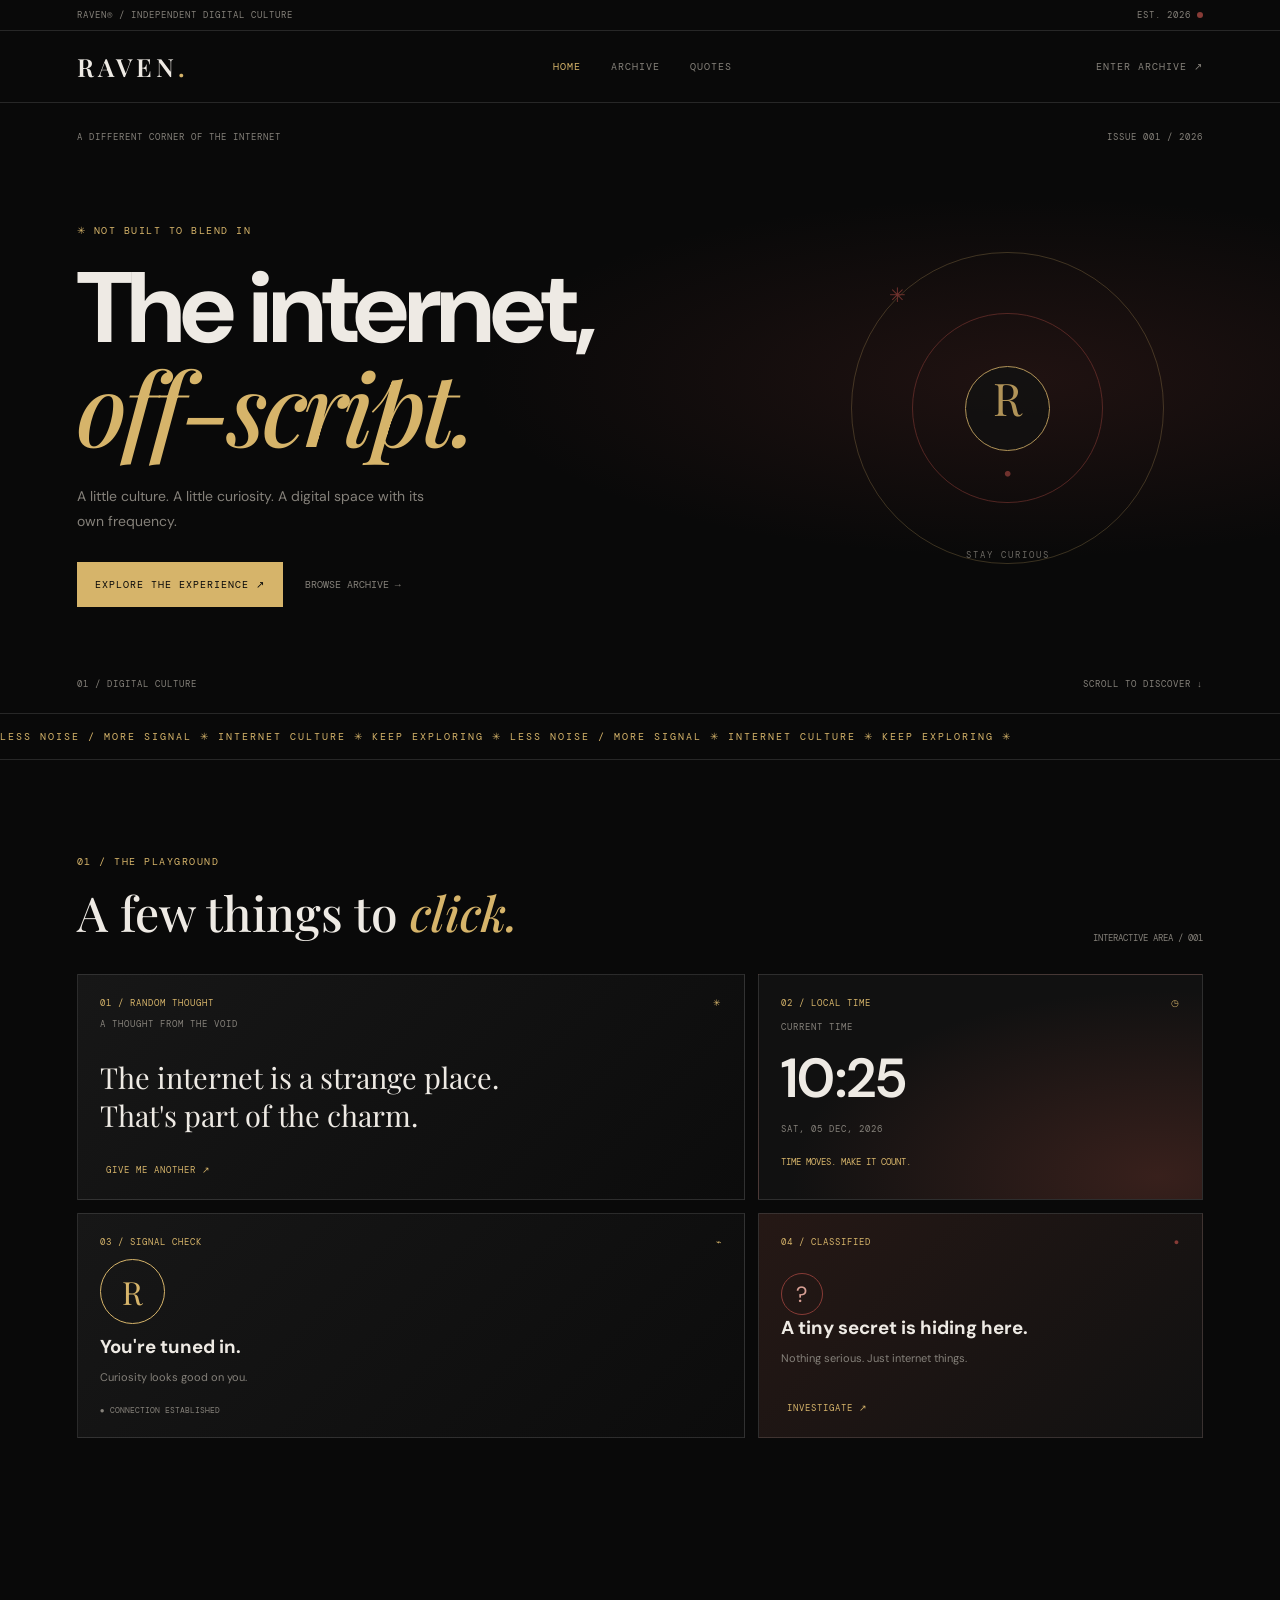
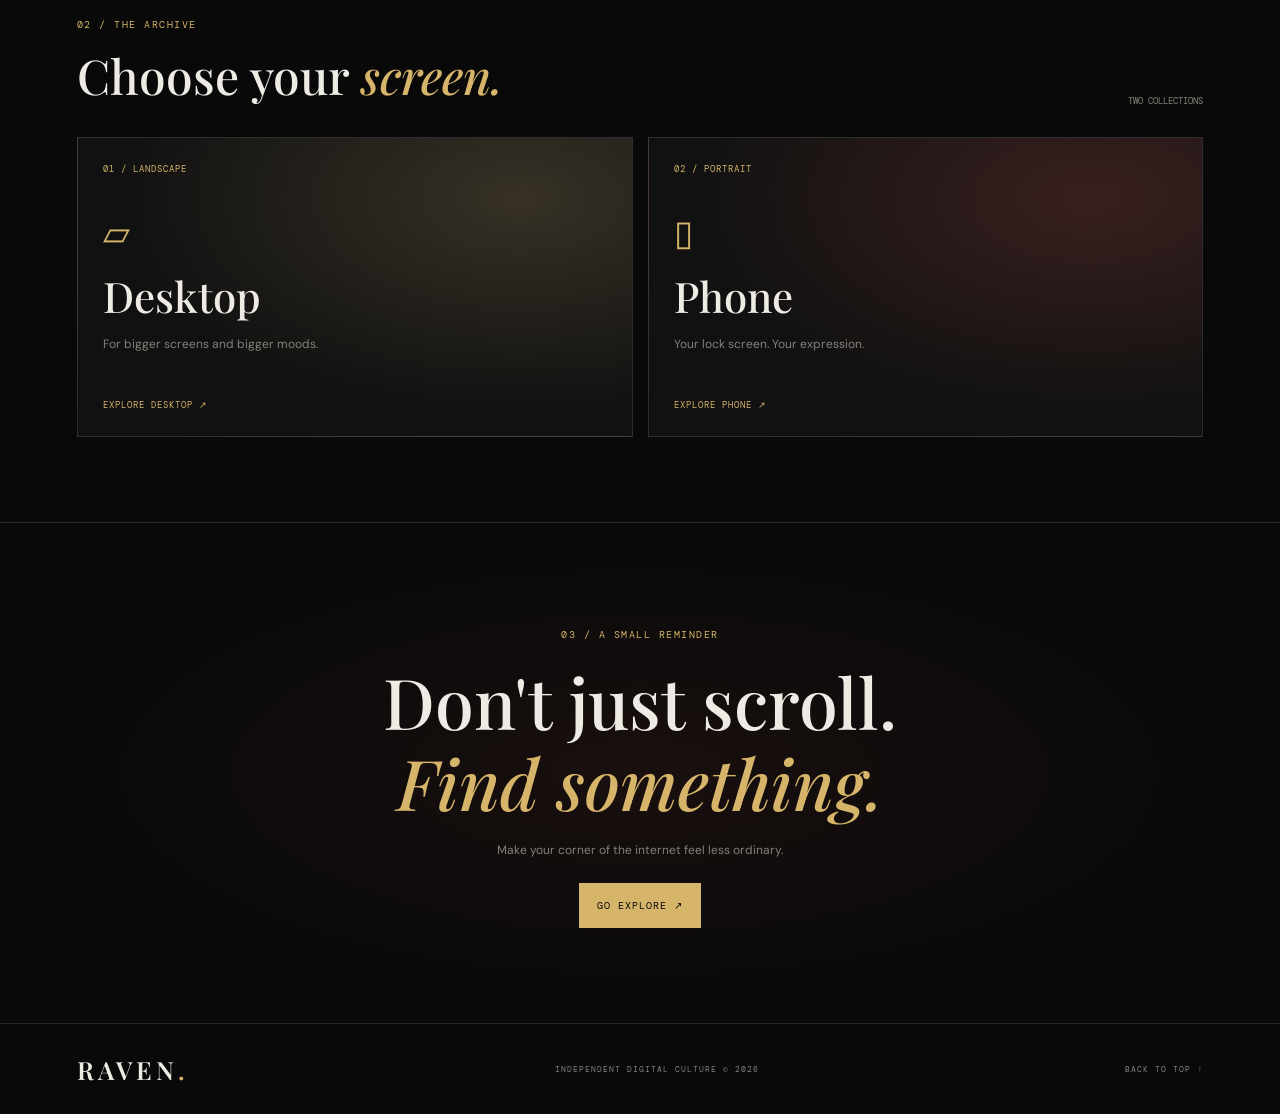
<file: index.html>
<!DOCTYPE html>
<html lang="en">
<head>
<meta charset="UTF-8">
<meta name="viewport" content="width=device-width, initial-scale=1">
<meta name="theme-color" content="#090909">
<title>RAVEN — Digital Culture</title>
<link rel="stylesheet" href="style.css">
<script src="wallpapers.js" defer></script>
<script src="app.js" defer></script>
</head>
<body data-page="home">

<div class="topline">
  <span>RAVEN® / INDEPENDENT DIGITAL CULTURE</span>
  <span>EST. 2026 <i class="dot"></i></span>
</div>

<header>
  <a class="logo" href="index.html">RAVEN<span>.</span></a>
  <button class="menu-toggle" aria-label="Toggle menu">☰</button>
  <nav id="nav">
    <a class="active" href="index.html">HOME</a>
    <a href="archive.html">ARCHIVE</a>
    <a href="archive.html?type=phone&category=Quotes">QUOTES</a>
  </nav>
  <a class="header-link" href="archive.html">ENTER ARCHIVE ↗</a>
</header>

<main>
  <section class="hero">
    <div class="hero-meta">
      <span>A DIFFERENT CORNER OF THE INTERNET</span>
      <span>ISSUE 001 / 2026</span>
    </div>

    <div class="hero-content">
      <p class="eyebrow">✳ NOT BUILT TO BLEND IN</p>
      <h1>The internet,<br><em>off-script.</em></h1>
      <p class="hero-description">
        A little culture. A little curiosity.
        A digital space with its own frequency.
      </p>
      <div class="hero-actions">
        <a class="gold-button" href="#discover">EXPLORE THE EXPERIENCE ↗</a>
        <a class="simple-link" href="archive.html">BROWSE ARCHIVE →</a>
      </div>
    </div>

    <div class="hero-art" aria-hidden="true">
      <div class="orbit orbit-one"></div>
      <div class="orbit orbit-two"></div>
      <div class="orbit-core">R<span>.</span></div>
      <span class="art-label">STAY CURIOUS</span>
      <span class="art-cross">✳</span>
    </div>

    <div class="hero-bottom">
      <span>01 / DIGITAL CULTURE</span>
      <a href="#discover">SCROLL TO DISCOVER ↓</a>
    </div>
  </section>

  <div class="ticker">
    <div>
      LESS NOISE / MORE SIGNAL ✳ INTERNET CULTURE ✳
      KEEP EXPLORING ✳ LESS NOISE / MORE SIGNAL ✳
      INTERNET CULTURE ✳ KEEP EXPLORING ✳
    </div>
  </div>

  <section class="section" id="discover">
    <div class="section-heading">
      <div>
        <p class="eyebrow">01 / THE PLAYGROUND</p>
        <h2>A few things to <em>click.</em></h2>
      </div>
      <span class="section-note">INTERACTIVE AREA / 001</span>
    </div>

    <div class="play-grid">
      <article class="play-card thought-card">
        <div class="card-top">01 / RANDOM THOUGHT <span>✳</span></div>
        <div>
          <p class="micro">A THOUGHT FROM THE VOID</p>
          <h3 id="thought">The internet is a strange place. That's part of the charm.</h3>
        </div>
        <button id="new-thought">GIVE ME ANOTHER ↗</button>
      </article>

      <article class="play-card clock-card">
        <div class="card-top">02 / LOCAL TIME <span>◷</span></div>
        <div>
          <p class="micro">CURRENT TIME</p>
          <div class="clock" id="clock">--:--</div>
          <p class="micro" id="clock-date">LOADING</p>
        </div>
        <p class="gold-text">TIME MOVES. MAKE IT COUNT.</p>
      </article>

      <article class="play-card signal-card">
        <div class="card-top">03 / SIGNAL CHECK <span>⌁</span></div>
        <div class="signal-icon">R</div>
        <div>
          <h3>You're tuned in.</h3>
          <p>Curiosity looks good on you.</p>
        </div>
        <span class="signal-status">● CONNECTION ESTABLISHED</span>
      </article>

      <article class="play-card secret-card">
        <div class="card-top">04 / CLASSIFIED <span class="red">●</span></div>
        <div>
          <div class="question">?</div>
          <h3>A tiny secret is hiding here.</h3>
          <p>Nothing serious. Just internet things.</p>
        </div>
        <button id="secret-button">INVESTIGATE ↗</button>
      </article>
    </div>
  </section>

  <section class="section collections">
    <div class="section-heading">
      <div>
        <p class="eyebrow">02 / THE ARCHIVE</p>
        <h2>Choose your <em>screen.</em></h2>
      </div>
      <span class="section-note">TWO COLLECTIONS</span>
    </div>

    <div class="collection-grid">
      <a class="collection-card desktop-card" href="archive.html?type=desktop">
        <span class="collection-number">01 / LANDSCAPE</span>
        <div>
          <span class="collection-icon">▱</span>
          <h3>Desktop</h3>
          <p>For bigger screens and bigger moods.</p>
        </div>
        <span class="collection-bottom">EXPLORE DESKTOP ↗</span>
      </a>

      <a class="collection-card phone-card" href="archive.html?type=phone">
        <span class="collection-number">02 / PORTRAIT</span>
        <div>
          <span class="collection-icon">▯</span>
          <h3>Phone</h3>
          <p>Your lock screen. Your expression.</p>
        </div>
        <span class="collection-bottom">EXPLORE PHONE ↗</span>
      </a>
    </div>
  </section>

  <section class="closing">
    <p class="eyebrow">03 / A SMALL REMINDER</p>
    <h2>Don't just scroll.<br><em>Find something.</em></h2>
    <p>Make your corner of the internet feel less ordinary.</p>
    <a class="gold-button" href="archive.html">GO EXPLORE ↗</a>
  </section>
</main>

<footer>
  <a class="logo" href="index.html">RAVEN<span>.</span></a>
  <p>INDEPENDENT DIGITAL CULTURE © <span data-year></span></p>
  <a href="#top">BACK TO TOP ↑</a>
</footer>

<div id="toast" class="toast"></div>
</body>
</html>
</file>
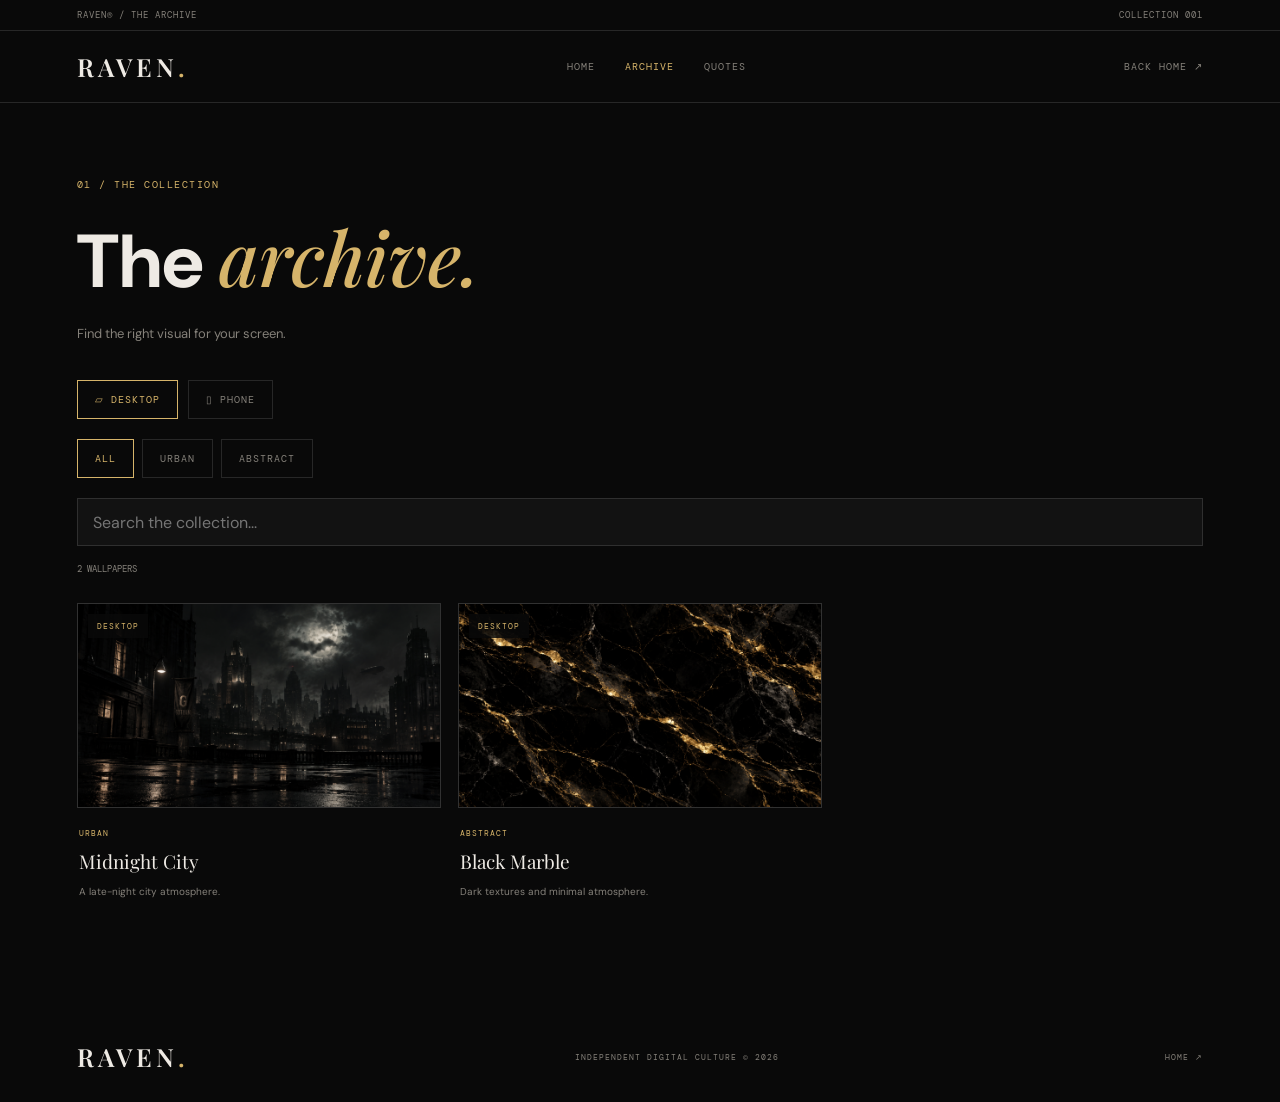
<file: archive.html>
<!DOCTYPE html>
<html lang="en">
<head>
<meta charset="UTF-8">
<meta name="viewport" content="width=device-width, initial-scale=1">
<meta name="theme-color" content="#090909">
<title>RAVEN — Archive</title>
<link rel="stylesheet" href="style.css">
<script src="wallpapers.js" defer></script>
<script src="app.js" defer></script>
</head>
<body data-page="archive">

<div class="topline">
  <span>RAVEN® / THE ARCHIVE</span>
  <span>COLLECTION 001</span>
</div>

<header>
  <a class="logo" href="index.html">RAVEN<span>.</span></a>
  <button class="menu-toggle" aria-label="Toggle menu">☰</button>
  <nav id="nav">
    <a href="index.html">HOME</a>
    <a class="active" href="archive.html">ARCHIVE</a>
    <a href="archive.html?type=phone&category=Quotes">QUOTES</a>
  </nav>
  <a class="header-link" href="index.html">BACK HOME ↗</a>
</header>

<main class="archive-page">
  <section class="archive-intro">
    <p class="eyebrow">01 / THE COLLECTION</p>
    <h1>The <em>archive.</em></h1>
    <p>Find the right visual for your screen.</p>
  </section>

  <section class="archive-controls">
    <div class="type-tabs">
      <button data-type="desktop">▱ DESKTOP</button>
      <button data-type="phone">▯ PHONE</button>
    </div>

    <div class="subcategory-row" id="subcategories"></div>

    <input
      type="search"
      id="search"
      placeholder="Search the collection..."
      aria-label="Search wallpapers"
    >

    <p class="result-count" id="result-count"></p>
  </section>

  <section class="wallpaper-grid" id="wallpaper-grid"></section>

  <section class="empty-state" id="empty-state" hidden>
    <p class="eyebrow">404 / NO MATCH</p>
    <h2>Nothing in this corner.</h2>
    <p>Try another category or search.</p>
  </section>
</main>

<footer>
  <a class="logo" href="index.html">RAVEN<span>.</span></a>
  <p>INDEPENDENT DIGITAL CULTURE © <span data-year></span></p>
  <a href="index.html">HOME ↗</a>
</footer>

<div id="toast" class="toast"></div>
</body>
</html>
</file>
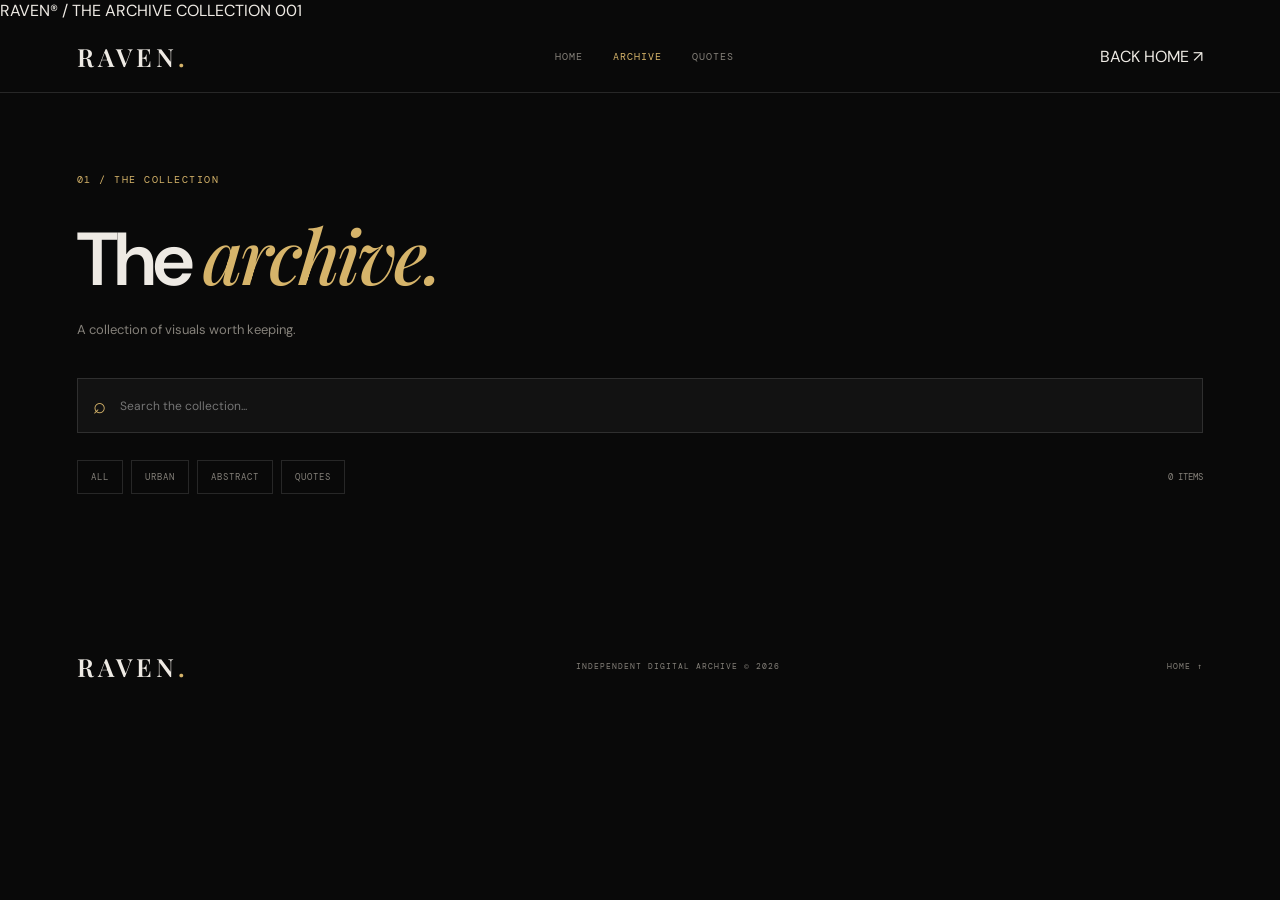
<file: gallery.html>
<!DOCTYPE html>
<html lang="en">
<head>
<meta charset="UTF-8">
<meta name="viewport" content="width=device-width,initial-scale=1">
<meta name="theme-color" content="#090909">
<title>RAVEN — Archive</title>
<link rel="stylesheet" href="style.css">
<link rel="stylesheet" href="gallery.css">
</head>
<body>

<div class="announcement">
  <span>RAVEN® / THE ARCHIVE</span>
  <span>COLLECTION 001</span>
</div>

<header>
  <a class="logo" href="index.html">RAVEN<span>.</span></a>
  <nav>
    <a href="index.html">HOME</a>
    <a class="active" href="gallery.html">ARCHIVE</a>
    <a href="gallery.html?category=Quotes">QUOTES</a>
  </nav>
  <a href="index.html" class="header-cta">BACK HOME ↗</a>
</header>

<main class="gallery-page">

  <div class="gallery-intro">
    <p class="eyebrow">01 / THE COLLECTION</p>
    <h1>The <em>archive.</em></h1>
    <p>A collection of visuals worth keeping.</p>
  </div>

  <div class="search-box">
    <span>⌕</span>
    <input id="searchInput" type="search"
      placeholder="Search the collection...">
  </div>

  <div class="gallery-toolbar">
    <div class="filters">
      <button data-filter="all">ALL</button>
      <button data-filter="Urban">URBAN</button>
      <button data-filter="Abstract">ABSTRACT</button>
      <button data-filter="Quotes">QUOTES</button>
    </div>
    <span id="resultCount">0 ITEMS</span>
  </div>

  <div id="galleryGrid" class="gallery-grid"></div>

</main>

<footer>
  <a class="logo" href="index.html">RAVEN<span>.</span></a>
  <p>INDEPENDENT DIGITAL ARCHIVE © <span data-year></span></p>
  <a href="index.html">HOME ↑</a>
</footer>

<script src="wallpapers.js"></script>
<script src="gallery.js"></script>
<script src="script.js"></script>
</body>
</html>
</file>
<file: style.css>
@import url('https://fonts.googleapis.com/css2?family=DM+Mono:wght@400;500&family=DM+Sans:wght@400;500;600;700&family=Playfair+Display:ital,wght@0,500;0,600;1,500&display=swap');

:root {
  --bg:#090909;
  --panel:#121212;
  --gold:#d6b46a;
  --red:#873b36;
  --white:#eeeae4;
  --muted:#85817a;
  --line:rgba(255,255,255,.12);
  --mono:'DM Mono',monospace;
  --serif:'Playfair Display',serif;
  --sans:'DM Sans',sans-serif;
}

*{box-sizing:border-box}
html{scroll-behavior:smooth}
body{margin:0;background:var(--bg);color:var(--white);font-family:var(--sans)}
a{text-decoration:none;color:inherit}
button,input{font:inherit}
button{cursor:pointer}

.topline{
  padding:9px 6%;
  display:flex;
  justify-content:space-between;
  color:var(--muted);
  font:9px var(--mono);
  letter-spacing:1px;
  border-bottom:1px solid var(--line);
}
.dot{display:inline-block;width:6px;height:6px;border-radius:50%;background:var(--red)}

header{
  height:72px;
  padding:0 6%;
  display:flex;
  justify-content:space-between;
  align-items:center;
  border-bottom:1px solid var(--line);
  position:relative;
  z-index:10;
  background:#090909;
}
.logo{font:600 25px var(--serif);letter-spacing:4px}
.logo span{color:var(--gold)}
nav{display:flex;gap:30px}
nav a,.header-link{
  color:var(--muted);
  font:10px var(--mono);
  letter-spacing:1px;
}
nav a:hover,nav .active,.header-link:hover{color:var(--gold)}
.menu-toggle{display:none;background:none;border:0;color:var(--gold);font-size:23px}

.hero{
  min-height:610px;
  padding:28px 6% 23px;
  display:flex;
  flex-direction:column;
  justify-content:space-between;
  position:relative;
  overflow:hidden;
  background:
    radial-gradient(ellipse at 80% 45%,rgba(135,59,54,.18),transparent 38%),
    #090909;
}
.hero-meta,.hero-bottom{
  display:flex;
  justify-content:space-between;
  gap:12px;
  color:var(--muted);
  font:9px var(--mono);
  letter-spacing:1px;
}
.hero-content{position:relative;z-index:2;max-width:650px;margin:60px 0}
.eyebrow{color:var(--gold);font:10px var(--mono);letter-spacing:1.5px}
.hero h1{
  font-size:clamp(60px,8vw,100px);
  line-height:.98;
  letter-spacing:-4px;
  margin:22px 0;
}
.hero h1 em,.section-heading h2 em,.closing h2 em,.archive-intro h1 em{
  color:var(--gold);
  font-family:var(--serif);
  font-weight:500;
}
.hero-description{max-width:370px;color:var(--muted);font-size:14px;line-height:1.8}
.hero-actions{display:flex;gap:22px;align-items:center;flex-wrap:wrap;margin-top:28px}
.gold-button{
  min-height:45px;
  padding:14px 17px;
  display:inline-flex;
  align-items:center;
  justify-content:center;
  background:var(--gold);
  color:#090909;
  border:1px solid var(--gold);
  font:10px var(--mono);
  letter-spacing:1px;
  transition:.25s;
}
.gold-button:hover{background:transparent;color:var(--gold)}
.simple-link{font:10px var(--mono);color:var(--muted)}
.simple-link:hover{color:var(--gold)}

.hero-art{
  position:absolute;
  width:340px;
  aspect-ratio:1;
  right:8%;
  top:50%;
  transform:translateY(-50%);
  display:grid;
  place-items:center;
  opacity:.8;
}
.orbit{
  position:absolute;
  border:1px solid rgba(214,180,106,.3);
  border-radius:50%;
  animation:rotate 25s linear infinite;
}
.orbit-one{inset:4%}
.orbit-two{inset:22%;border-color:rgba(135,59,54,.7);animation-direction:reverse}
.orbit-core{
  width:85px;height:85px;
  display:grid;place-items:center;
  border:1px solid var(--gold);
  border-radius:50%;
  background:#111;
  font:45px var(--serif);
  color:var(--gold);
}
.orbit-core span{color:var(--red)}
.art-label{position:absolute;bottom:5%;font:9px var(--mono);color:var(--muted);letter-spacing:2px}
.art-cross{position:absolute;top:13%;left:15%;color:var(--red);font-size:20px}
@keyframes rotate{to{transform:rotate(360deg)}}

.ticker{
  overflow:hidden;
  white-space:nowrap;
  padding:16px 0;
  border-block:1px solid var(--line);
  color:var(--gold);
  font:10px var(--mono);
  letter-spacing:2px;
}
.ticker div{display:inline-block;animation:ticker 35s linear infinite}
@keyframes ticker{to{transform:translateX(-35%)}}

.section{padding:85px 6%}
.section-heading{
  display:flex;
  justify-content:space-between;
  align-items:end;
  gap:15px;
  margin-bottom:30px;
}
.section-heading h2{font:500 clamp(32px,5vw,48px) var(--serif);margin:12px 0 0}
.section-note{font:9px var(--mono);color:var(--muted)}

.play-grid{display:grid;grid-template-columns:1.2fr .8fr;gap:13px}
.play-card{
  min-height:225px;
  padding:22px;
  border:1px solid var(--line);
  background:linear-gradient(135deg,#171717,#0c0c0c);
  display:flex;
  flex-direction:column;
  justify-content:space-between;
  transition:.25s;
}
.play-card:hover{border-color:rgba(214,180,106,.5);transform:translateY(-3px)}
.card-top,.micro{font:9px var(--mono);letter-spacing:1px;color:var(--gold)}
.card-top{display:flex;justify-content:space-between}
.micro{color:var(--muted)}
.thought-card h3{font:400 29px/1.3 var(--serif);max-width:450px}
.play-card button{
  background:none;border:0;
  color:var(--gold);
  text-align:left;
  font:9px var(--mono);
  letter-spacing:1px;
}
.clock-card{background:radial-gradient(at 90% 90%,#38201c,#111 65%)}
.clock{font-size:55px;font-weight:600;font-variant-numeric:tabular-nums}
.gold-text{color:var(--gold);font:9px var(--mono)}
.signal-icon{
  width:65px;height:65px;
  border:1px solid var(--gold);
  border-radius:50%;
  display:grid;place-items:center;
  color:var(--gold);font:32px var(--serif);
}
.signal-card h3,.secret-card h3{margin:0 0 7px}
.signal-card p,.secret-card p{font-size:11px;color:var(--muted)}
.signal-status{font:8px var(--mono);color:var(--muted)}
.question{
  width:42px;height:42px;
  display:grid;place-items:center;
  border:1px solid var(--red);
  border-radius:50%;color:#d9a095;font-size:22px;
}
.red{color:var(--red)}
.secret-card{background:linear-gradient(135deg,#251815,#111)}

.collection-grid{display:grid;grid-template-columns:1fr 1fr;gap:15px}
.collection-card{
  min-height:300px;
  padding:25px;
  border:1px solid var(--line);
  display:flex;
  flex-direction:column;
  justify-content:space-between;
  transition:.3s;
  position:relative;
  overflow:hidden;
}
.collection-card:hover{border-color:var(--gold);transform:translateY(-4px)}
.desktop-card{
  background:radial-gradient(ellipse at 80% 20%,#373126,#111 65%);
}
.phone-card{
  background:radial-gradient(ellipse at 80% 20%,#38201e,#111 65%);
}
.collection-number,.collection-bottom{
  color:var(--gold);
  font:9px var(--mono);
  letter-spacing:1px;
}
.collection-icon{font-size:35px;color:var(--gold)}
.collection-card h3{font:500 42px var(--serif);margin:12px 0}
.collection-card p{font-size:12px;color:var(--muted)}
.closing{
  text-align:center;
  padding:95px 20px;
  border-block:1px solid var(--line);
  background:radial-gradient(ellipse at center,rgba(135,59,54,.13),transparent 65%);
}
.closing h2{font:500 clamp(40px,6vw,70px)/1.15 var(--serif);margin:20px 0}
.closing>p:not(.eyebrow){font-size:12px;color:var(--muted);margin-bottom:25px}

footer{
  min-height:90px;
  padding:25px 6%;
  display:flex;
  align-items:center;
  justify-content:space-between;
  flex-wrap:wrap;
  gap:15px;
}
footer p,footer>a:last-child{font:8px var(--mono);color:var(--muted);letter-spacing:1px}
.toast{
  position:fixed;
  bottom:25px;left:50%;
  transform:translateX(-50%);
  padding:14px 18px;
  background:#211b16;
  border:1px solid var(--gold);
  color:var(--gold);
  font:10px var(--mono);
  opacity:0;
  pointer-events:none;
  transition:.2s;
  z-index:50;
}
.toast.show{opacity:1}

/* ARCHIVE */
.archive-page,.detail-page{width:88%;max-width:1200px;margin:auto;padding:65px 0 90px}
.archive-intro h1{font-size:clamp(48px,7vw,75px);margin:15px 0}
.archive-intro>p:last-child{color:var(--muted);font-size:13px}
.archive-controls{margin:38px 0 28px}
.type-tabs{display:flex;gap:10px}
.type-tabs button,.subcategory-row button{
  padding:12px 17px;
  border:1px solid var(--line);
  background:transparent;
  color:var(--muted);
  font:10px var(--mono);
  letter-spacing:1px;
  transition:.2s;
}
.type-tabs button.selected,.subcategory-row button.selected,
.type-tabs button:hover,.subcategory-row button:hover{
  color:var(--gold);
  border-color:var(--gold);
}
.subcategory-row{display:flex;gap:8px;flex-wrap:wrap;margin:20px 0}
#search{
  width:100%;height:48px;
  background:#121212;
  border:1px solid var(--line);
  color:var(--white);
  padding:0 15px;
  outline:none;
}
#search:focus{border-color:var(--gold)}
.result-count{font:9px var(--mono);color:var(--muted);margin:17px 0}

/* Separate card shapes for desktop and phone */
.wallpaper-grid{
  display:grid;
  grid-template-columns:repeat(3,minmax(0,1fr));
  gap:26px 17px;
}
.wallpaper-card{min-width:0;display:block}
.wallpaper-image{
  width:100%;
  aspect-ratio:16/9;
  overflow:hidden;
  position:relative;
  background:#151515;
  border:1px solid var(--line);
}
.wallpaper-card.portrait .wallpaper-image{
  aspect-ratio:9/16;
}
/* Fill the entire phone card; no empty side panels */
.wallpaper-image img{
  display:block;
  width:100%;
  height:100%;
  object-fit:cover;
  object-position:center;
  transition:transform .4s;
}
.wallpaper-card:hover img{transform:scale(1.035)}
.image-badge{
  position:absolute;
  top:10px;left:10px;
  padding:7px 9px;
  background:rgba(9,9,9,.85);
  color:var(--gold);
  font:8px var(--mono);
  letter-spacing:1px;
}
.wallpaper-info{padding:12px 2px}
.wallpaper-info>span{font:8px var(--mono);color:var(--gold);letter-spacing:1px}
.wallpaper-info h3{font:400 19px var(--serif);margin:7px 0}
.wallpaper-info p{font-size:10px;color:var(--muted);line-height:1.6}
.wallpaper-image.missing{display:grid;place-items:center;color:var(--gold);font:9px var(--mono)}
.empty-state{text-align:center;padding:50px;border:1px solid var(--line)}
.empty-state[hidden]{display:none}
.empty-state h2{font:400 30px var(--serif)}
.empty-state p{color:var(--muted)}

/* INDIVIDUAL WALLPAPER */
.back-link{font:9px var(--mono);color:var(--gold)}
.detail-layout{
  display:grid;
  grid-template-columns:minmax(0,1.25fr) minmax(260px,.75fr);
  gap:40px;
  align-items:center;
  margin-top:30px;
}
.detail-preview{
  background:#111;
  border:1px solid var(--line);
  display:grid;
  place-items:center;
  min-height:300px;
  overflow:hidden;
}
.detail-preview img{
  width:100%;
  max-height:700px;
  object-fit:contain;
  display:block;
}
.detail-preview.portrait img{
  width:100%;
  height:auto;
  max-height:800px;
  object-fit:contain;
}
.detail-info h1{font:500 clamp(34px,5vw,53px) var(--serif);margin:17px 0}
.detail-info>p:not(.eyebrow){color:var(--muted);font-size:13px;line-height:1.8}
.download-button{margin-top:20px}
.detail-error{padding:40px;border:1px solid var(--line)}
.detail-error h1{font:35px var(--serif)}

/* RESPONSIVE */
@media(max-width:850px){
  .hero-art{right:0;opacity:.4;width:280px}
  .wallpaper-grid{grid-template-columns:repeat(2,minmax(0,1fr))}
  .detail-layout{grid-template-columns:1fr}
  .detail-info{max-width:600px}
}

@media(max-width:650px){
  .topline{padding:8px 5%;font-size:7px}
  header{height:65px;padding:0 5%}
  .logo{font-size:22px}
  .menu-toggle{display:block}
  .header-link{display:none}
  nav{
    display:none;
    position:absolute;
    top:64px;left:0;right:0;
    padding:23px 5%;
    background:#111;
    border-bottom:1px solid var(--line);
    flex-direction:column;
    gap:20px;
  }
  nav.open{display:flex}
  nav a{font-size:11px}

  .hero{min-height:570px;padding:24px 5%}
  .hero-content{margin:60px 0}
  .hero h1{font-size:clamp(53px,12vw,76px);letter-spacing:-3px}
  .hero-description{font-size:12px;max-width:270px}
  .hero-art{width:200px;right:-65px;opacity:.25}
  .hero-meta,.hero-bottom{font-size:7px}
  .hero-actions{gap:15px}
  .gold-button{font-size:8px;padding:12px}

  .section{padding:65px 5%}
  .section-heading h2{font-size:34px}
  .section-note{font-size:7px}

  .play-grid{grid-template-columns:1fr 1fr;gap:9px}
  .play-card{min-height:195px;padding:14px}
  .thought-card{grid-column:1/-1;min-height:205px}
  .thought-card h3{font-size:25px}
  .clock{font-size:35px}
  .card-top{font-size:7px}
  .signal-card h3,.secret-card h3{font-size:14px}
  .signal-card p,.secret-card p{font-size:10px}

  .collection-grid{gap:9px}
  .collection-card{min-height:230px;padding:15px}
  .collection-card h3{font-size:28px}
  .collection-card p{font-size:10px}
  .collection-number,.collection-bottom{font-size:7px}
  .collection-icon{font-size:27px}

  .closing{padding:75px 15px}
  .closing h2{font-size:45px}

  footer{padding:22px 5%;gap:12px}
  footer p,footer>a:last-child{font-size:7px}

  .archive-page,.detail-page{width:90%;padding-top:45px}
  .archive-intro h1{font-size:52px}
  .type-tabs button{flex:1;padding:13px 7px}
  .subcategory-row{gap:6px}
  .subcategory-row button{padding:9px 10px;font-size:8px}

  .wallpaper-grid{grid-template-columns:repeat(2,minmax(0,1fr));gap:18px 10px}
  .wallpaper-card.landscape .wallpaper-image{aspect-ratio:4/3}
  .wallpaper-card.portrait .wallpaper-image{aspect-ratio:9/16}
  .wallpaper-info h3{font-size:15px}
  .wallpaper-info p{font-size:9px}
  .detail-layout{gap:25px}
  .detail-preview{min-height:200px}
  .detail-preview.portrait img{max-height:650px}
}

@media(max-width:360px){
  .play-grid{grid-template-columns:1fr}
  .thought-card{grid-column:auto}
  .collection-card h3{font-size:24px}
  .wallpaper-grid{gap:14px 8px}
}

@media(prefers-reduced-motion:reduce){
  *,*::before,*::after{animation:none!important;scroll-behavior:auto!important;transition:none!important}
}
</file>
<file: gallery.css>
.gallery-page {
  width:88%;
  max-width:1250px;
  margin:auto;
  padding:70px 0 100px;
}

.gallery-intro h1 {
  font:600 clamp(45px,7vw,75px) 'DM Sans',sans-serif;
  letter-spacing:-3px;
  margin:18px 0 10px;
}

.gallery-intro h1 em {
  color:var(--gold);
  font-family:'Playfair Display',serif;
  font-weight:500;
}

.gallery-intro>p:last-child {
  color:var(--muted);
  font-size:13px;
}

.search-box {
  display:flex;
  align-items:center;
  gap:12px;
  margin-top:40px;
  padding:0 15px;
  border:1px solid var(--line);
  background:var(--panel);
}

.search-box:focus-within {
  border-color:var(--gold);
}

.search-box span {
  font-size:22px;
  color:var(--gold);
}

.search-box input {
  width:100%;
  height:53px;
  outline:none;
  border:0;
  background:transparent;
  color:var(--white);
  font:12px 'DM Sans',sans-serif;
}

.gallery-toolbar {
  display:flex;
  align-items:center;
  justify-content:space-between;
  gap:15px;
  margin:27px 0;
}

.filters {
  display:flex;
  gap:8px;
  flex-wrap:wrap;
}

.filters button {
  padding:10px 13px;
  border:1px solid var(--line);
  background:transparent;
  color:var(--muted);
  font:9px 'DM Mono',monospace;
  letter-spacing:1px;
  cursor:pointer;
  transition:.2s;
}

.filters button:hover,
.filters button.active {
  color:var(--gold);
  border-color:var(--gold);
}

#resultCount {
  color:var(--muted);
  white-space:nowrap;
  font:9px 'DM Mono',monospace;
}

.gallery-grid {
  display:grid;
  grid-template-columns:repeat(3,minmax(0,1fr));
  gap:25px 16px;
}

.gallery-card {
  display:block;
  min-width:0;
}

.gallery-image {
  background:#141414;
  overflow:hidden;
  border:1px solid var(--line);
}

.gallery-image img {
  display:block;
  width:100%;
  height:270px;
  object-fit:cover;
  transition:transform .5s;
}

.gallery-card[data-type="phone"] .gallery-image img {
  height:310px;
  object-fit:contain;
  background:#101010;
}

.gallery-card:hover img {
  transform:scale(1.035);
}

.gallery-info {
  padding:13px 2px;
}

.gallery-info>span {
  color:var(--gold);
  font:9px 'DM Mono',monospace;
  letter-spacing:1px;
}

.gallery-info h3 {
  font:500 19px 'Playfair Display',serif;
  margin:8px 0 5px;
}

.gallery-info p {
  color:var(--muted);
  font-size:11px;
  line-height:1.6;
}

.empty-state {
  grid-column:1/-1;
  padding:40px 0;
  color:var(--muted);
}

@media(max-width:800px) {
  .gallery-grid {
    grid-template-columns:repeat(2,minmax(0,1fr));
  }

  .gallery-page { width:90%; }
}

@media(max-width:480px) {
  .gallery-page {
    padding:45px 0 70px;
  }

  .gallery-grid { gap:16px 10px; }

  .gallery-image img { height:210px; }

  .gallery-card[data-type="phone"] .gallery-image img {
    height:250px;
  }

  .gallery-info h3 { font-size:15px; }

  .gallery-info p { font-size:10px; }

  .filters { gap:5px; }

  .filters button {
    padding:9px 9px;
    font-size:8px;
  }

  .gallery-toolbar {
    align-items:flex-start;
  }

  #resultCount { padding-top:10px; }
}
</file>
